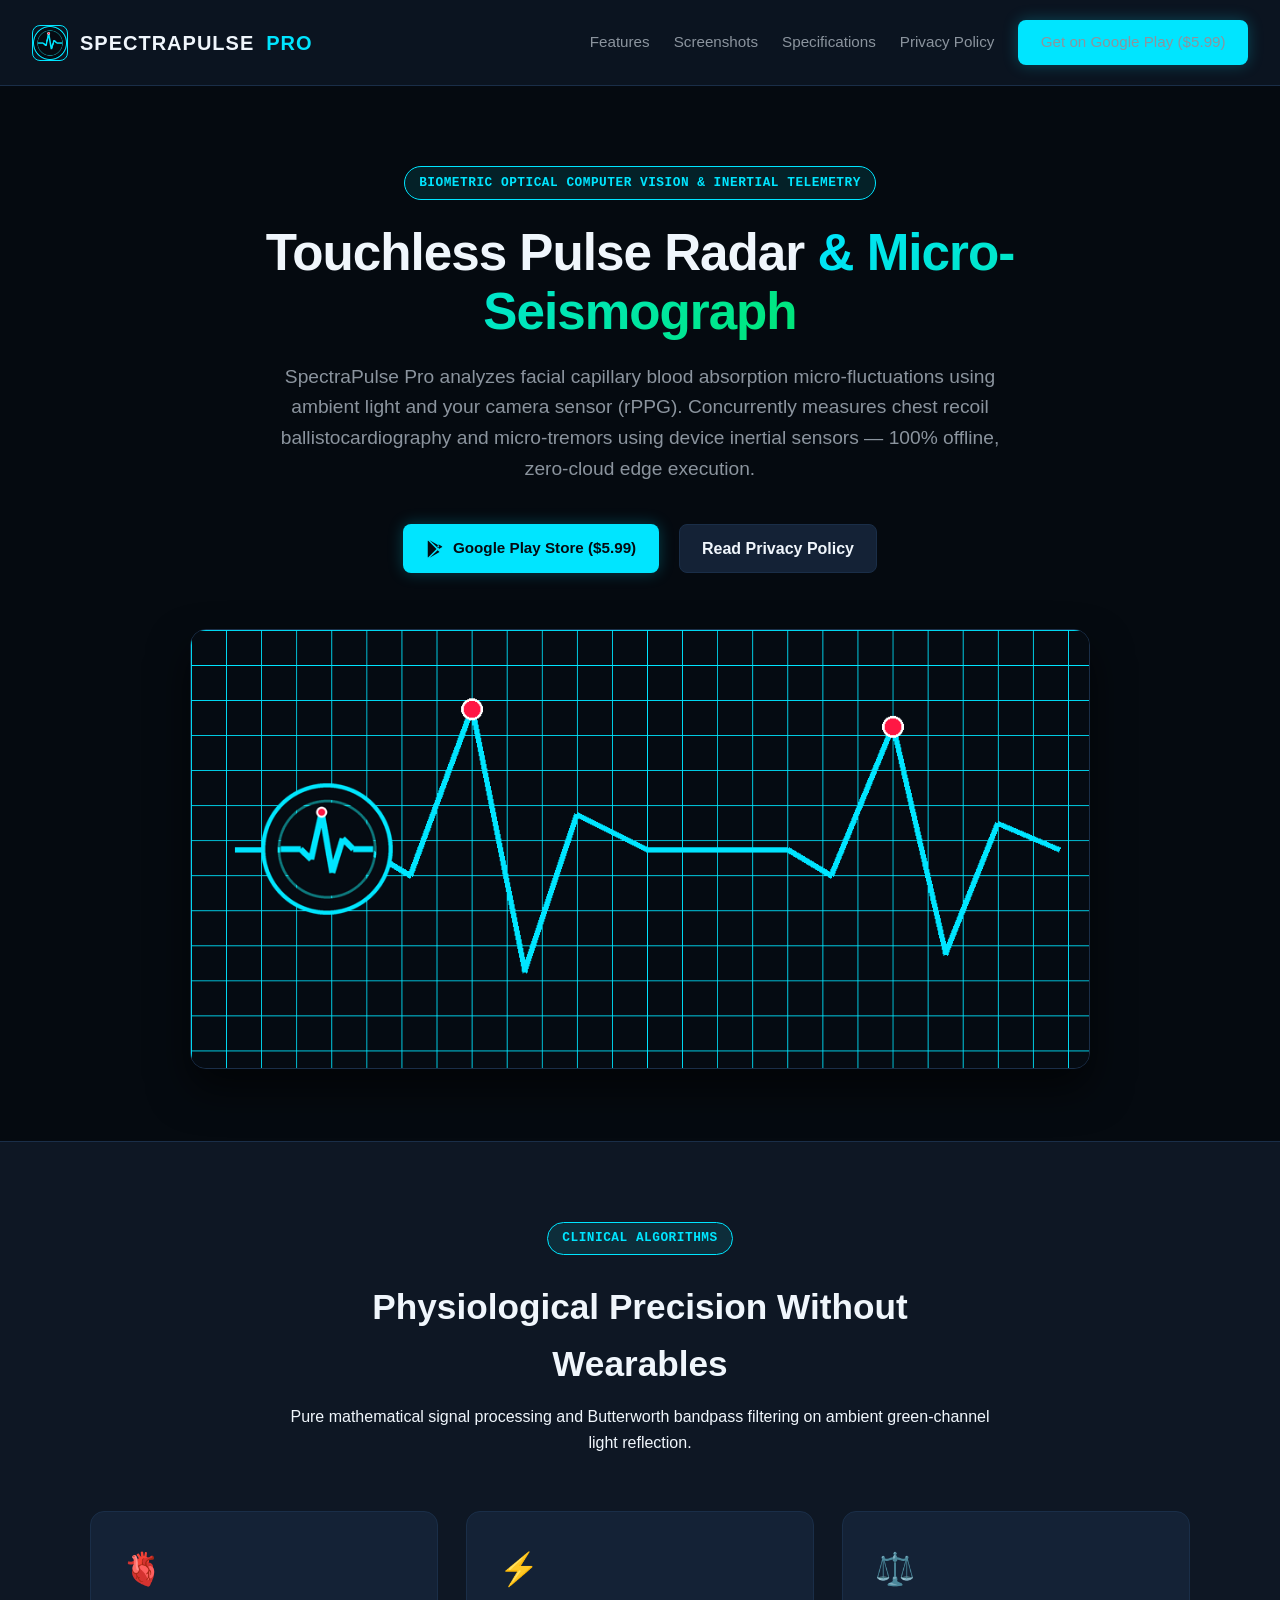
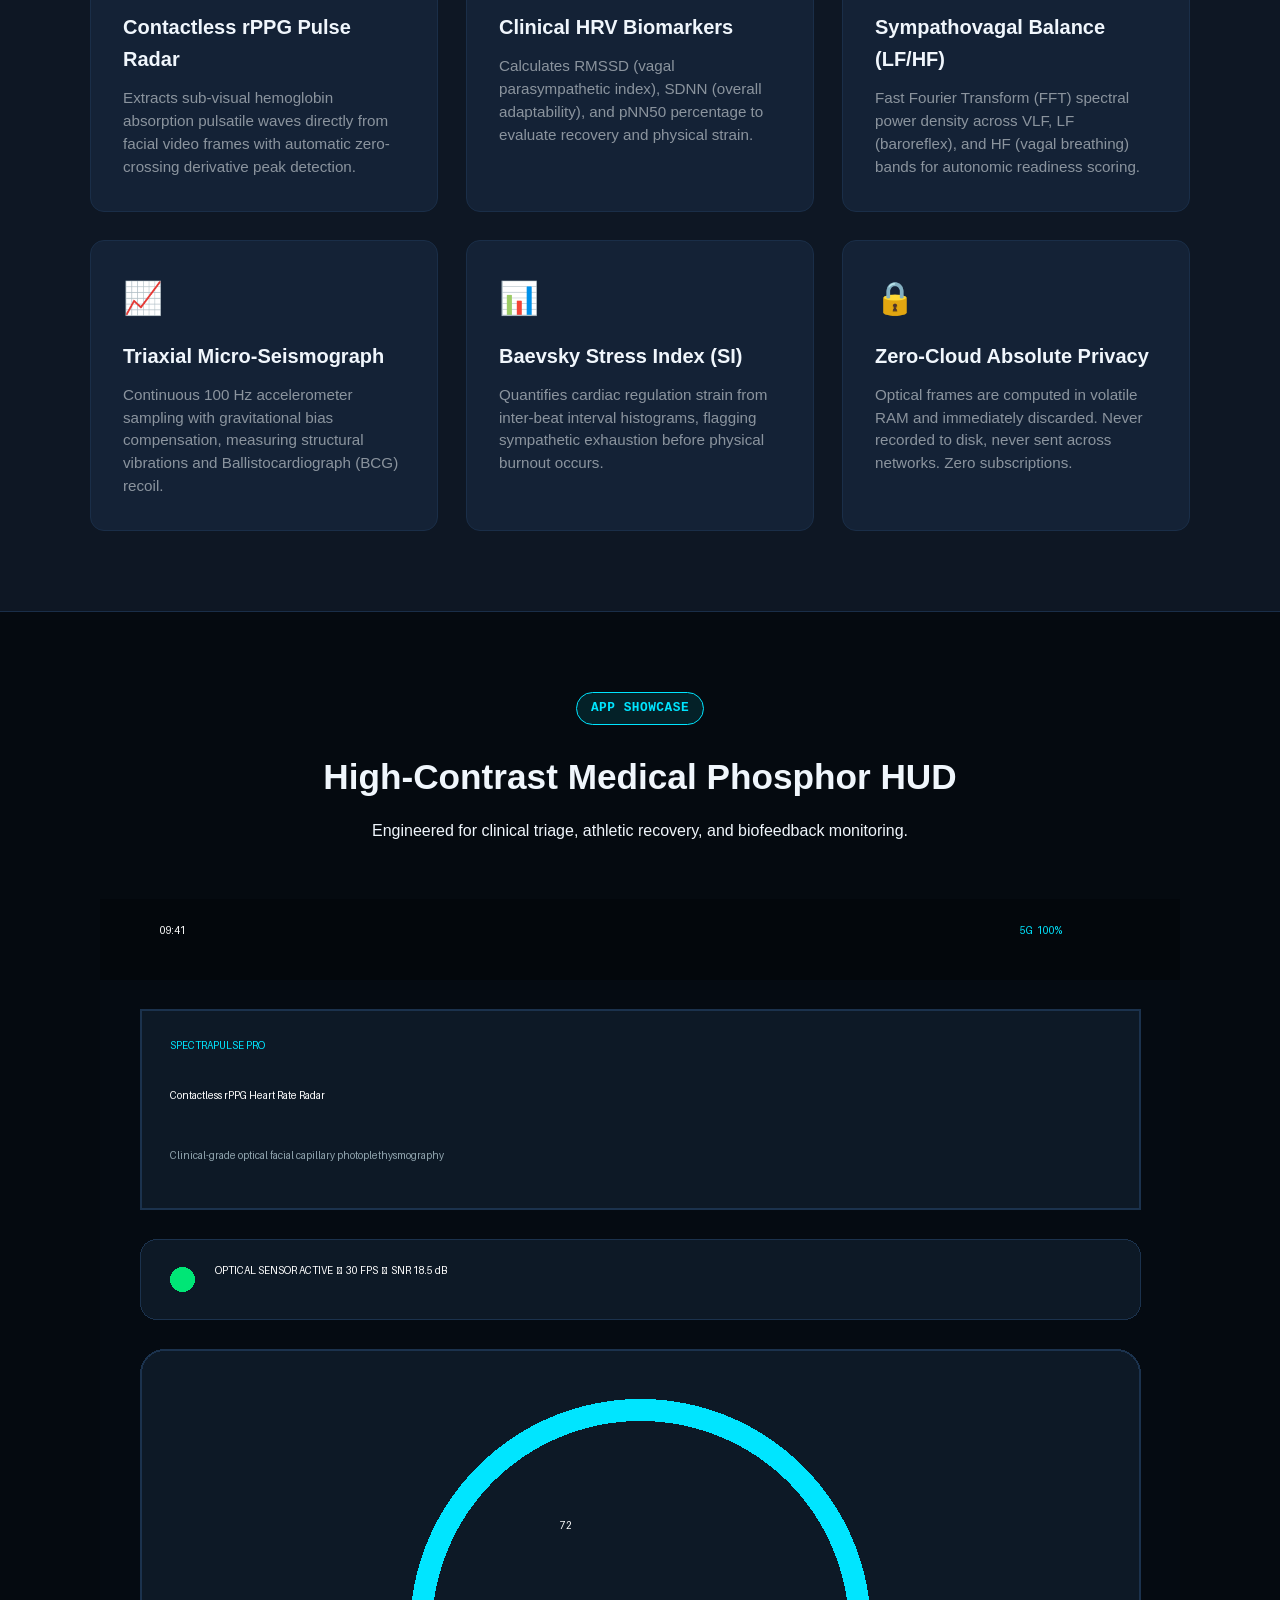
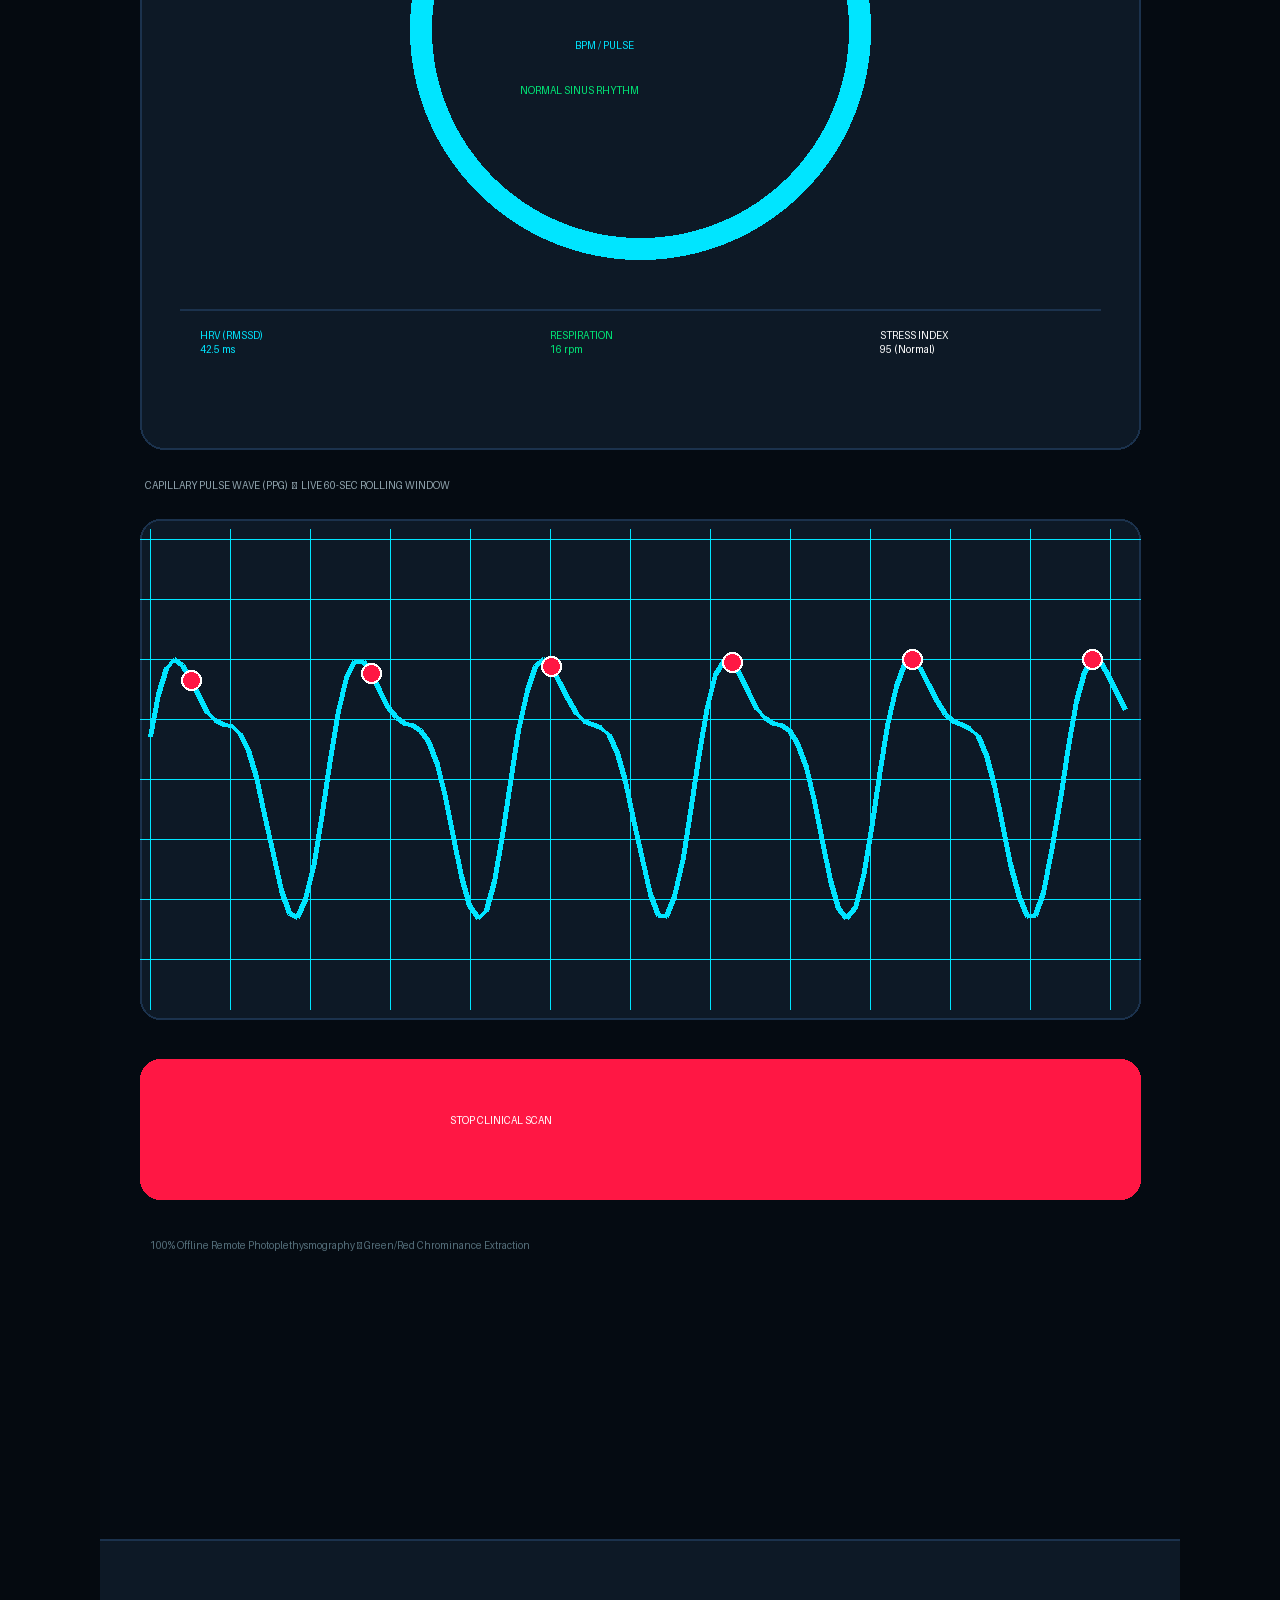
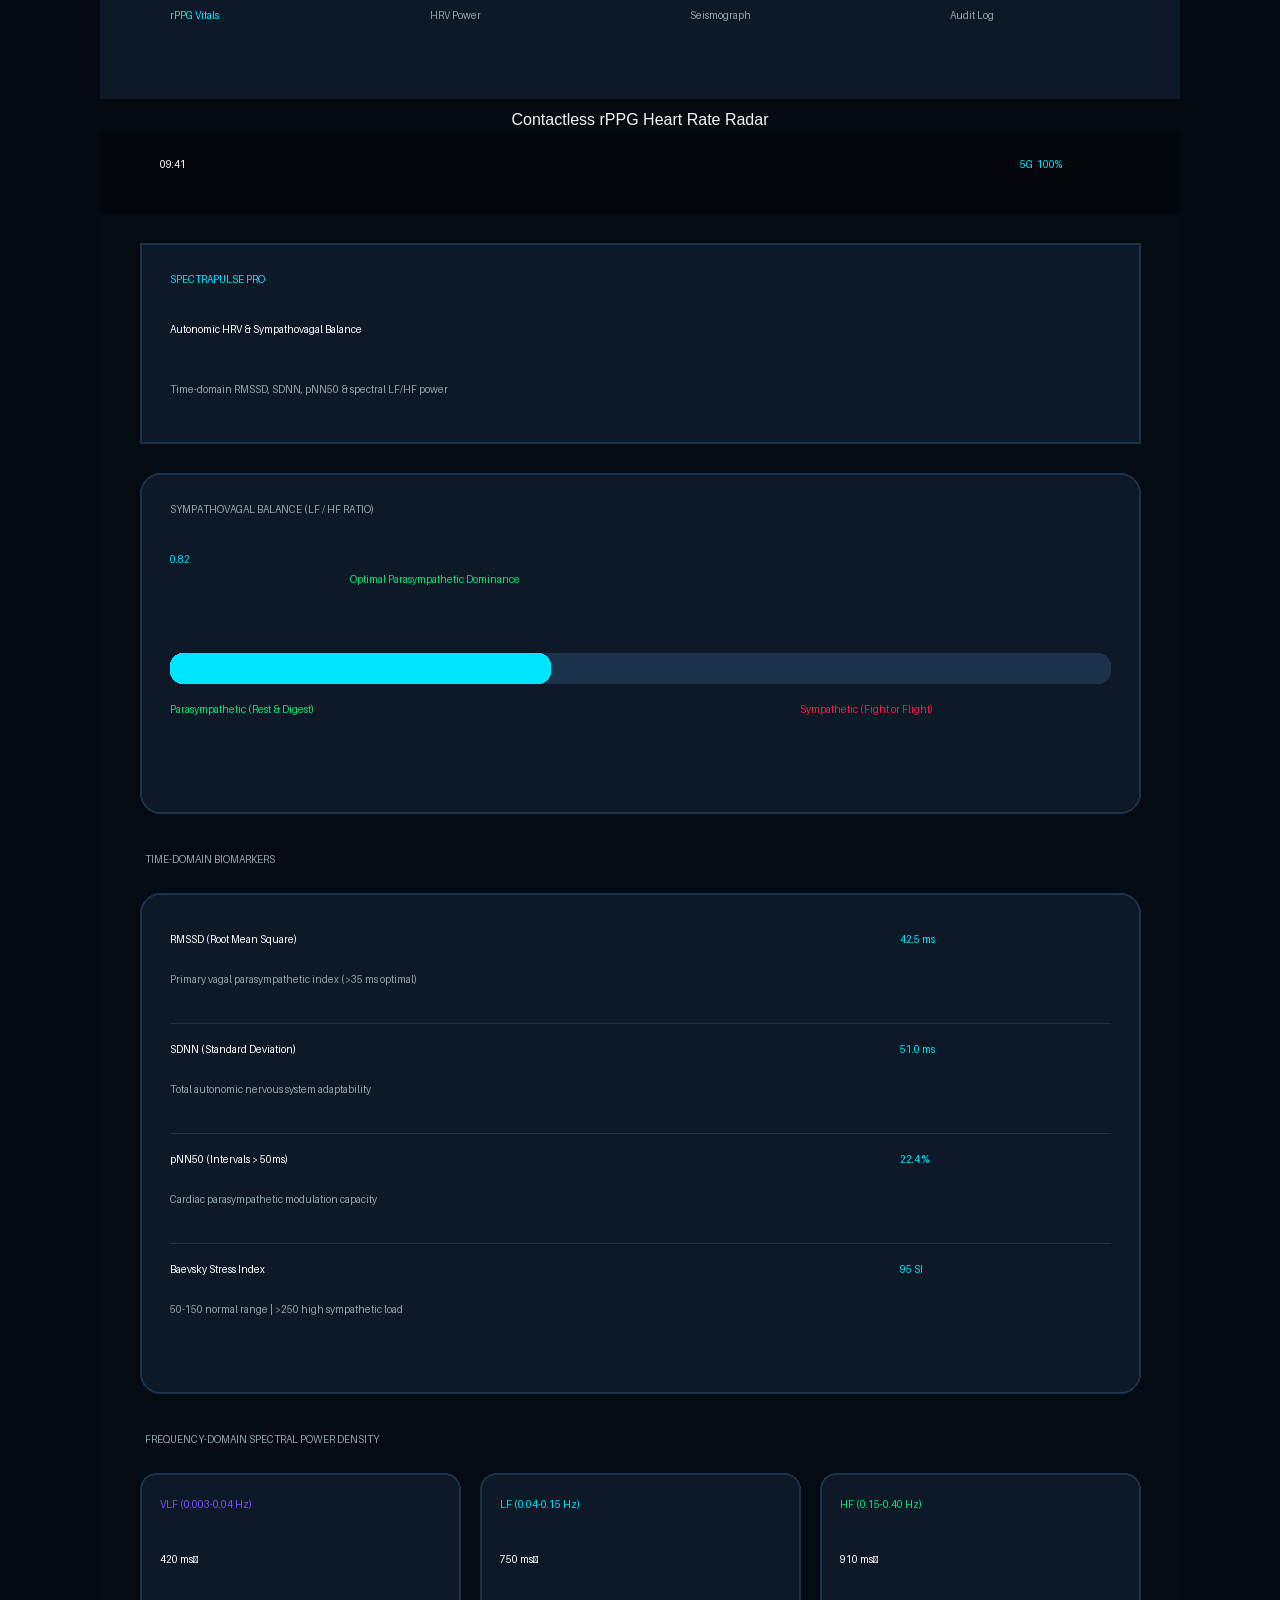
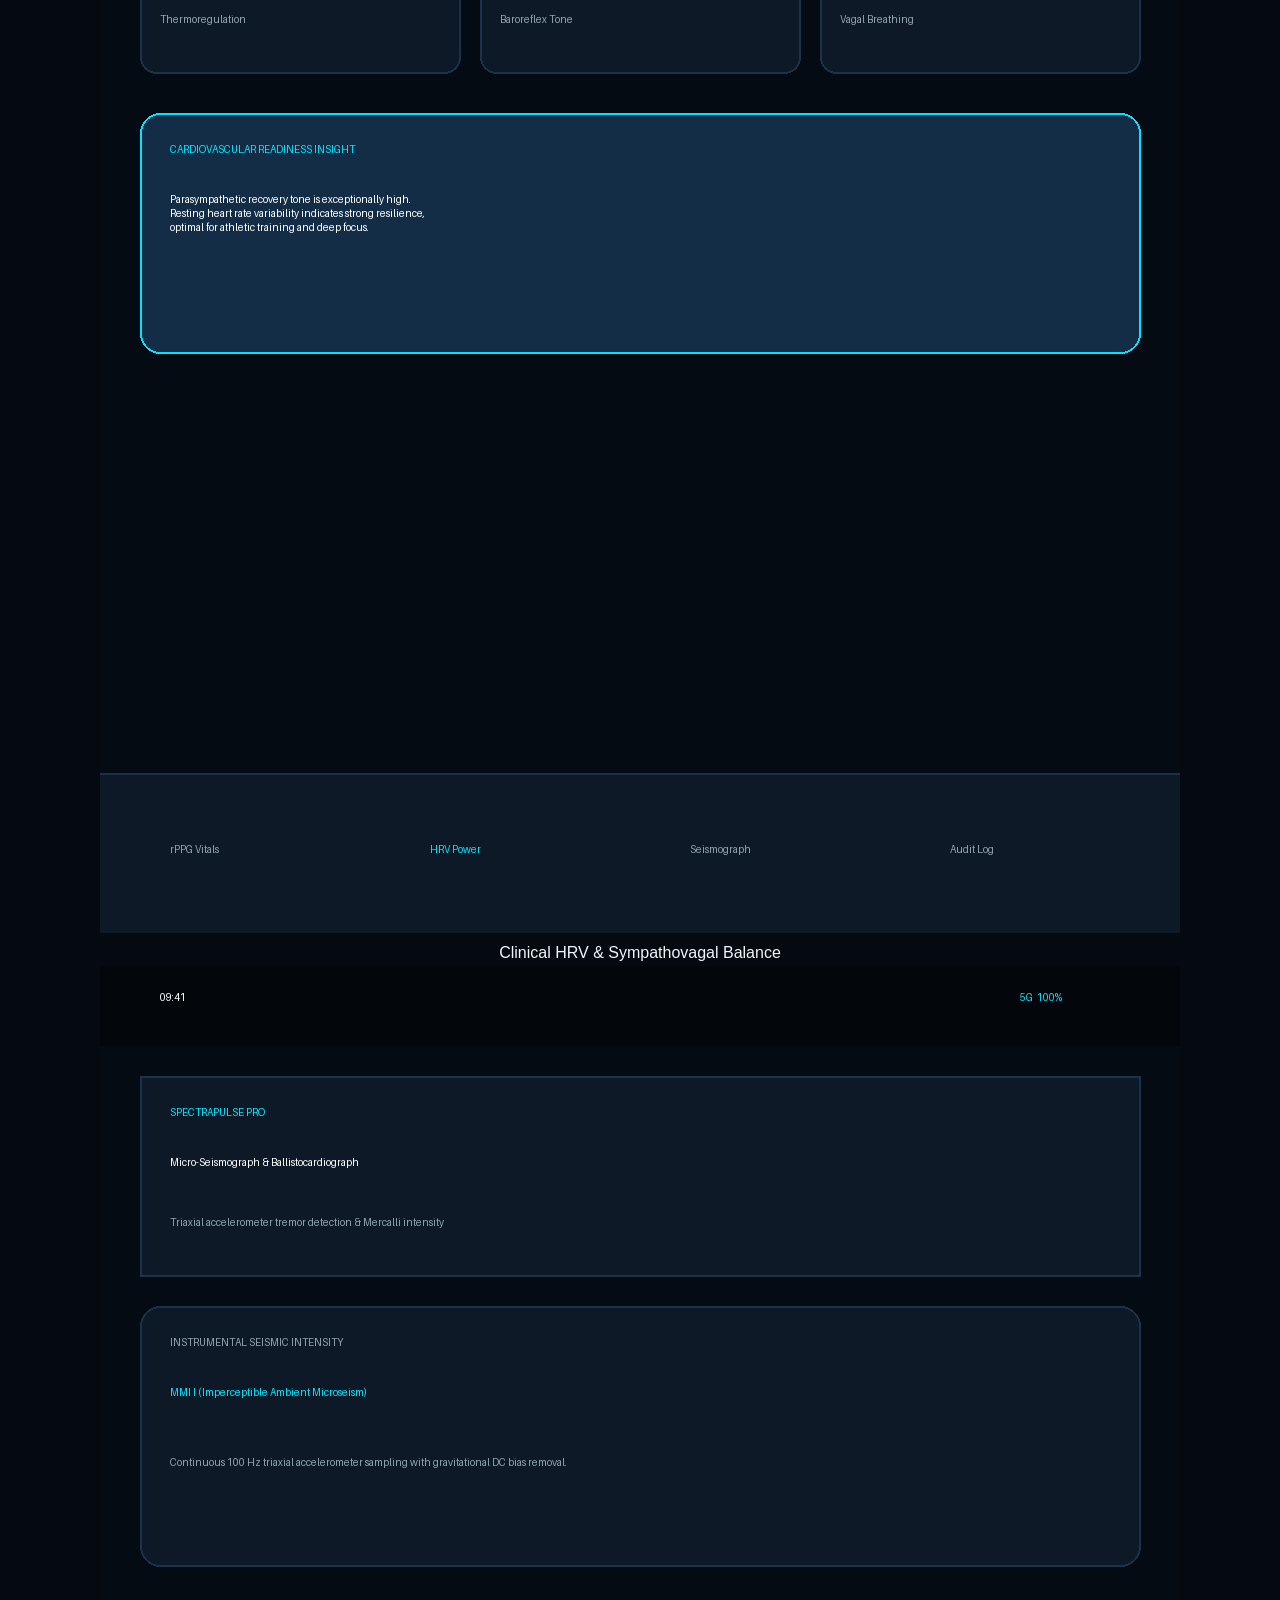
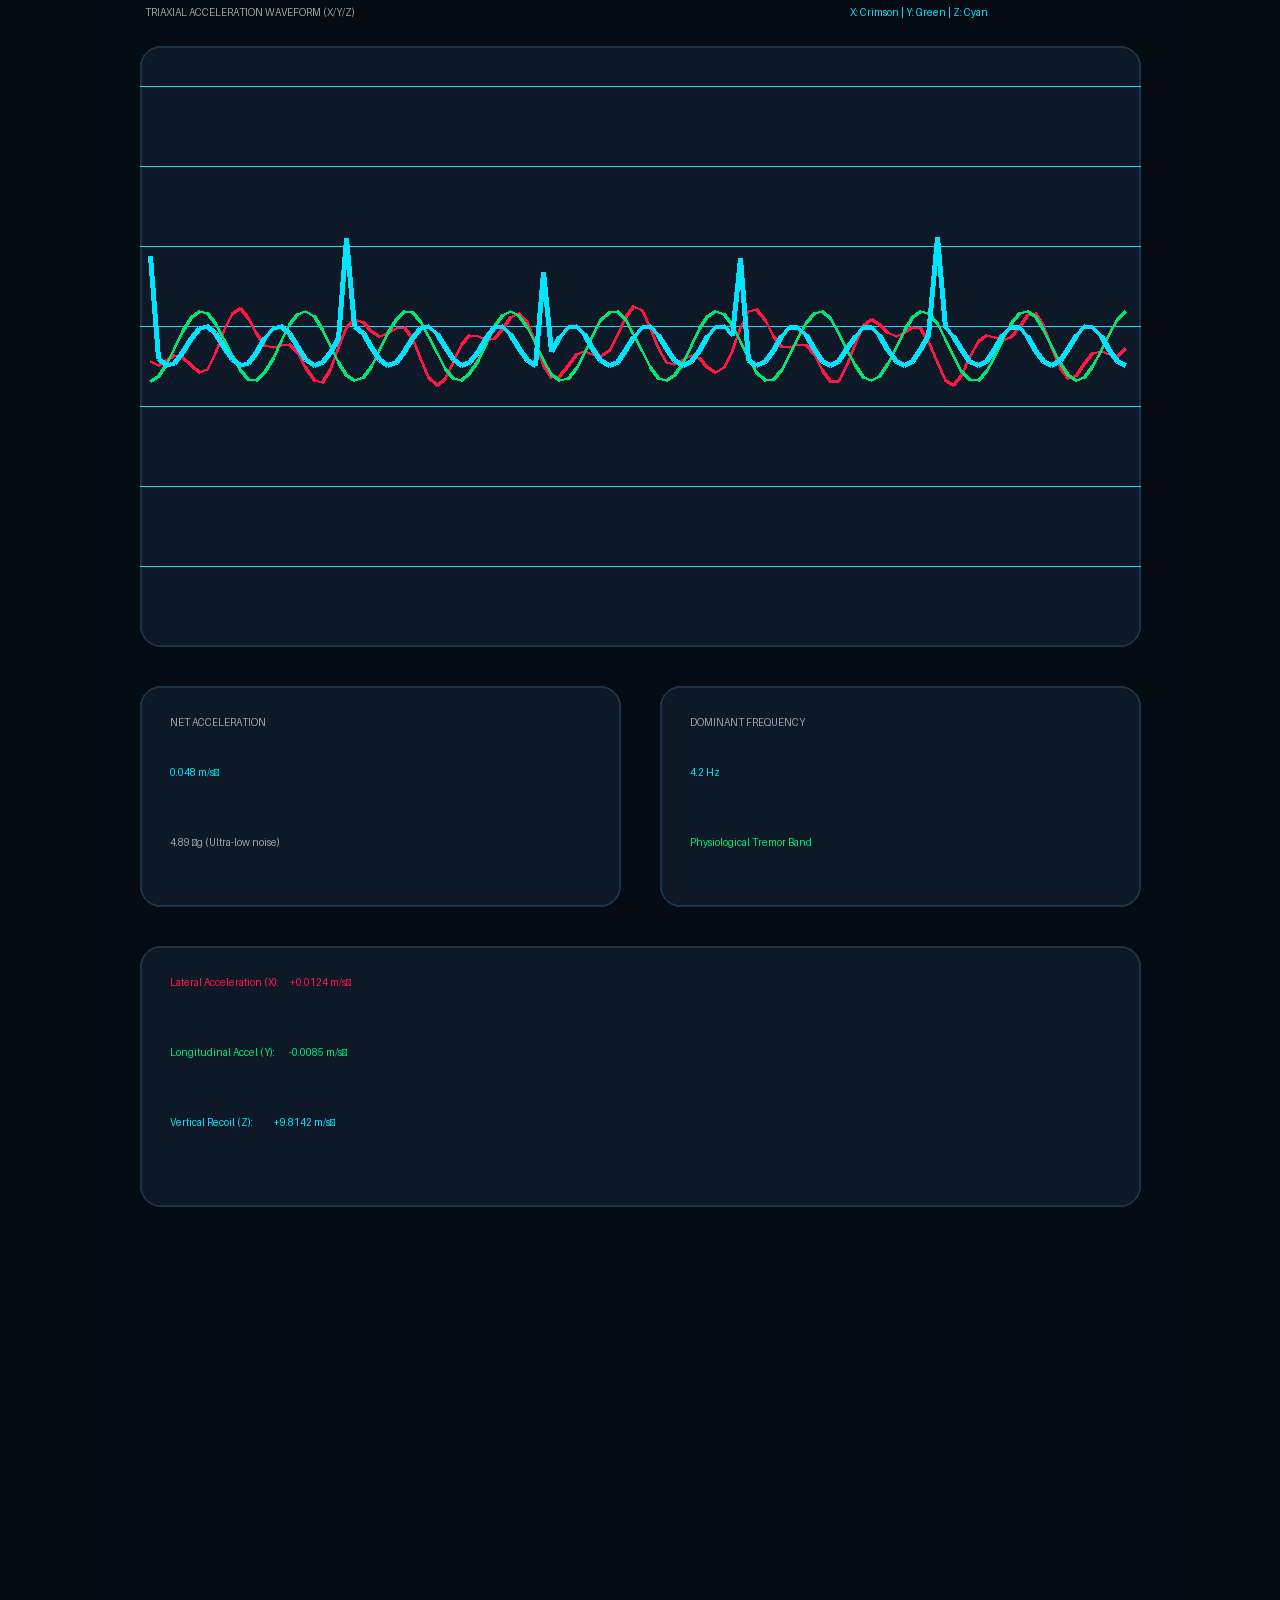
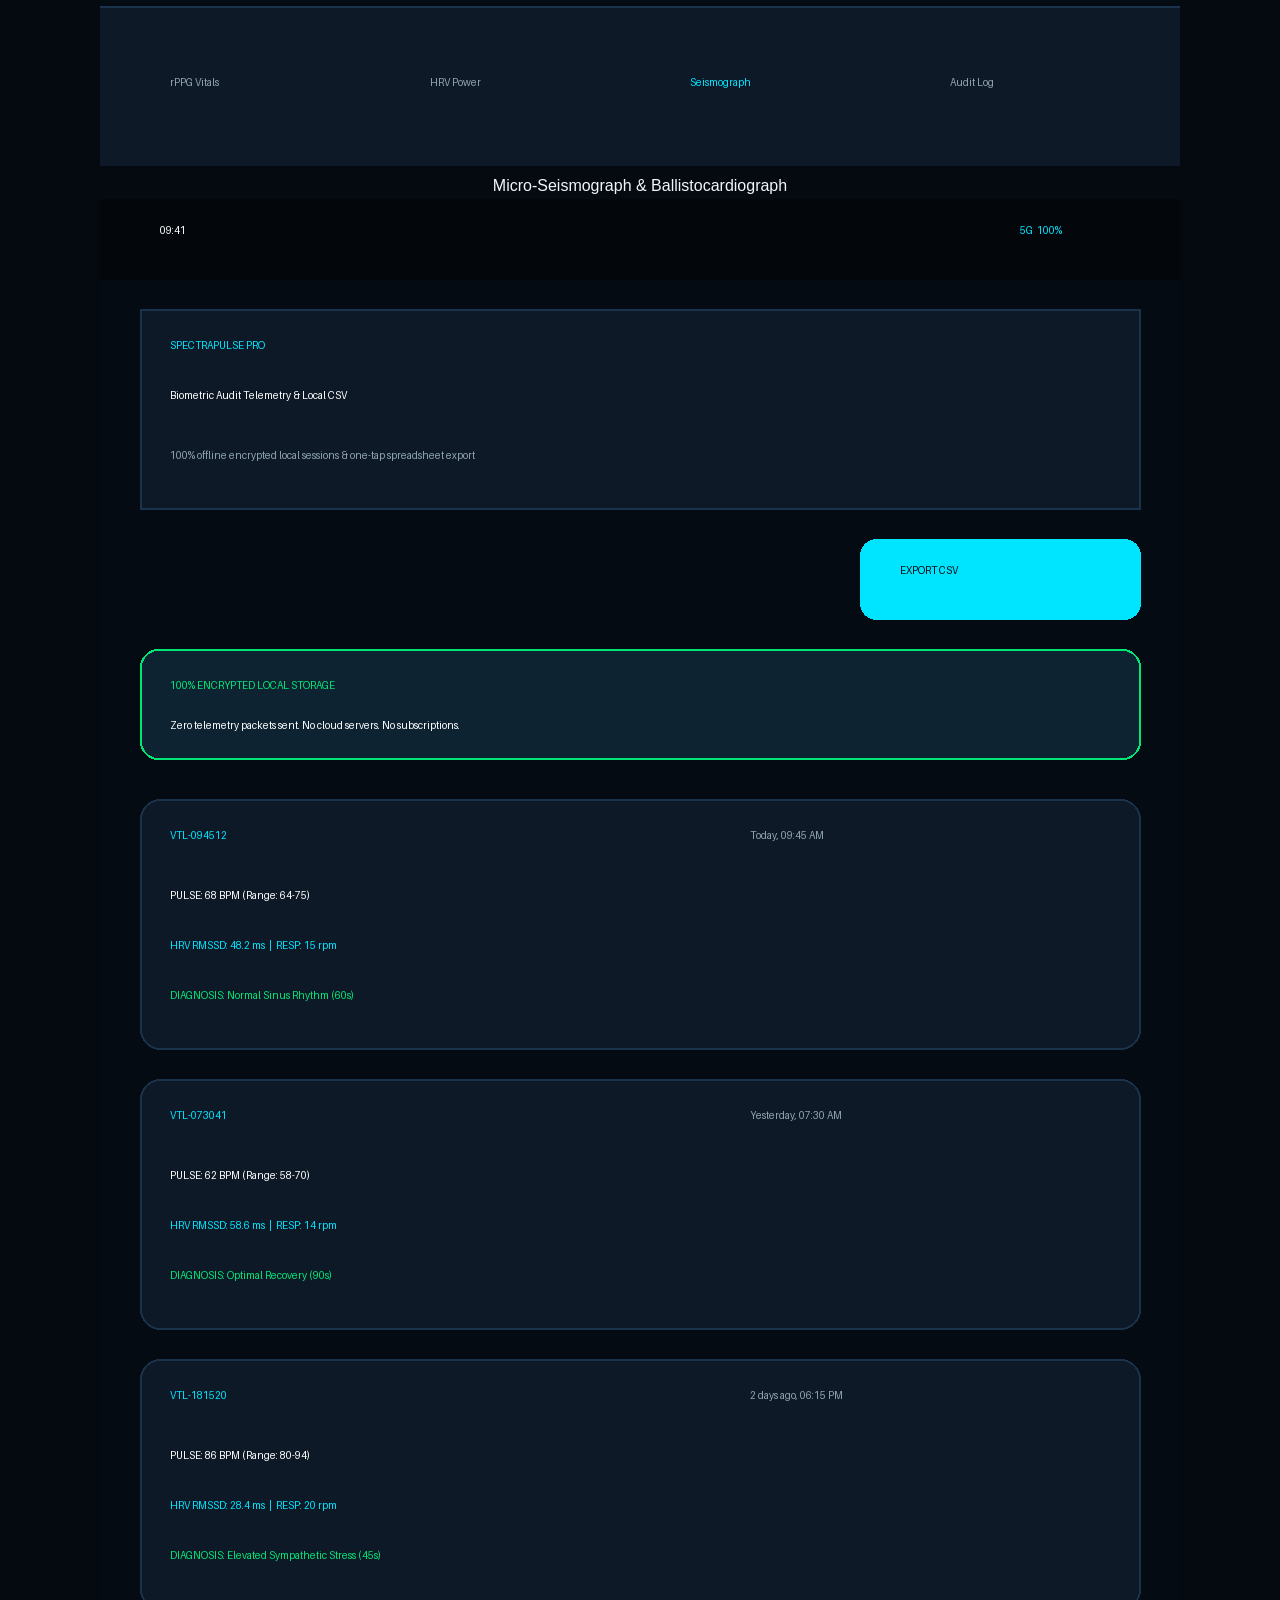
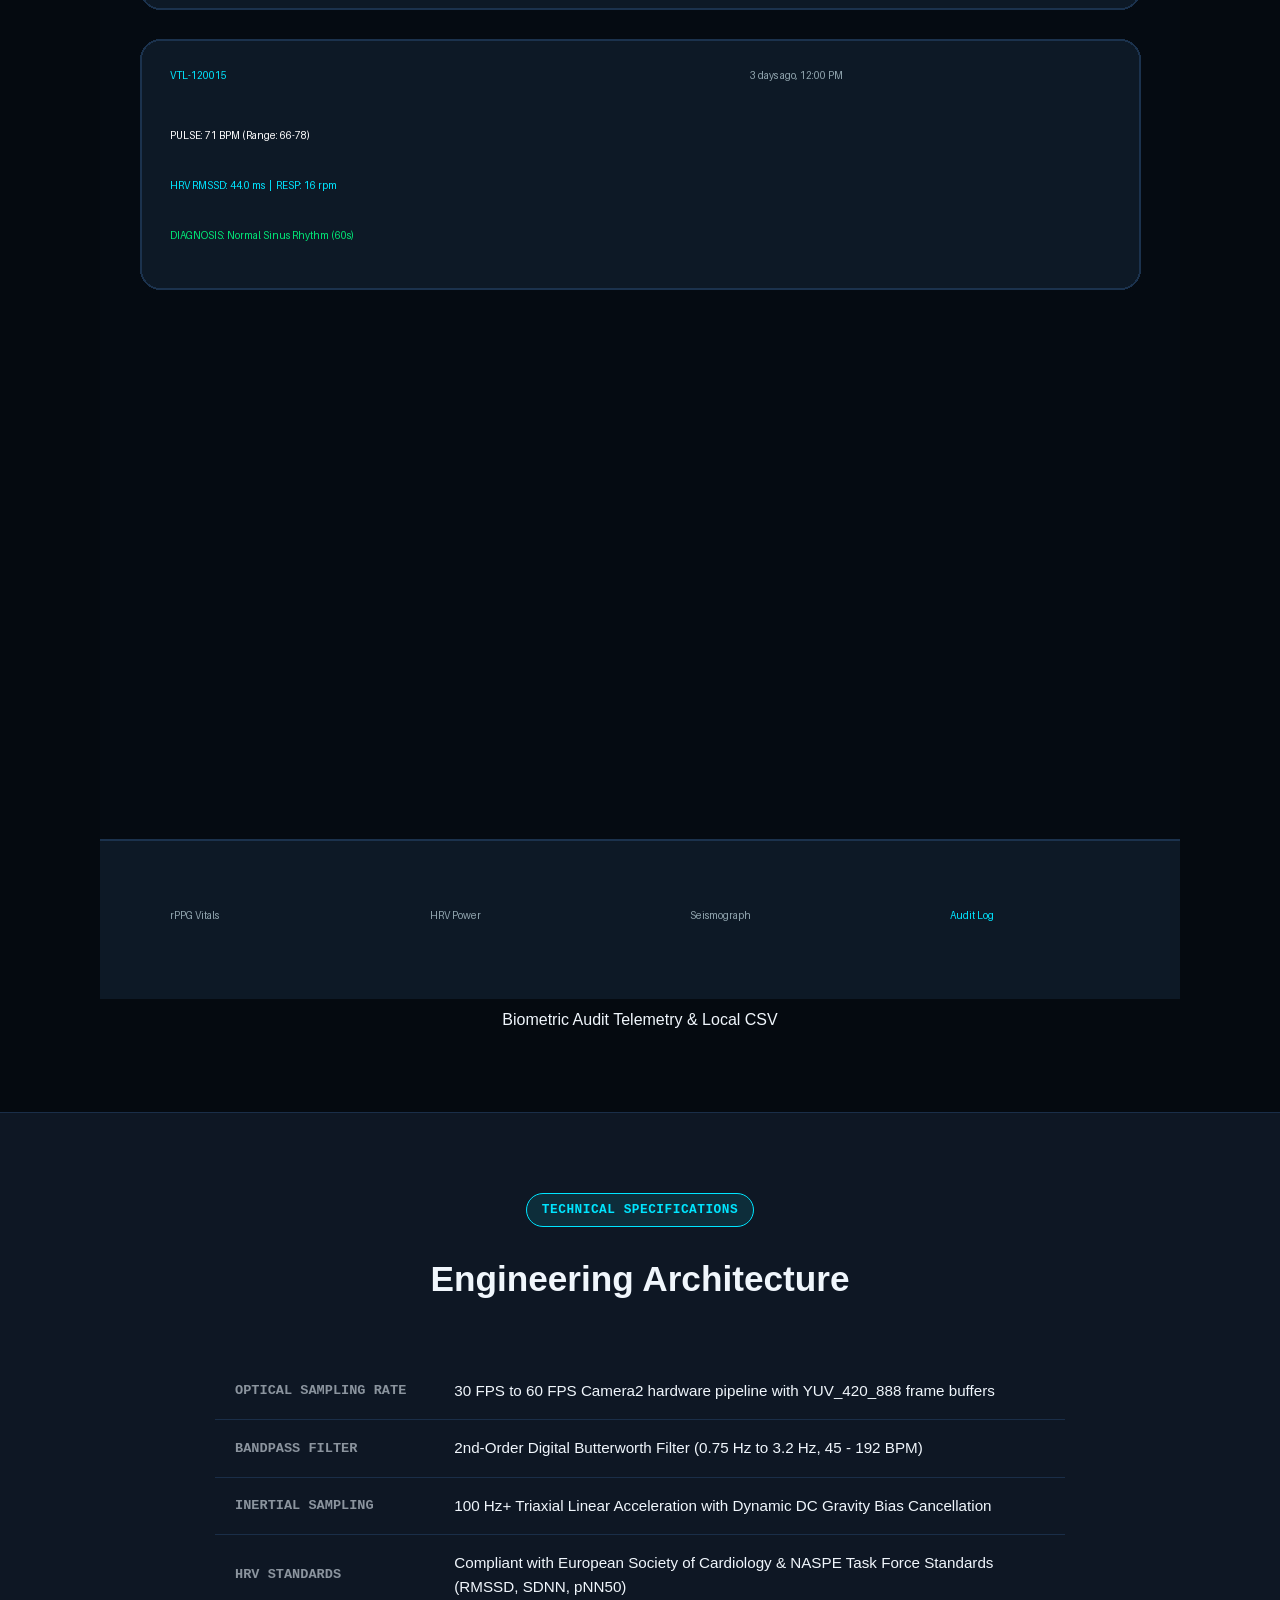
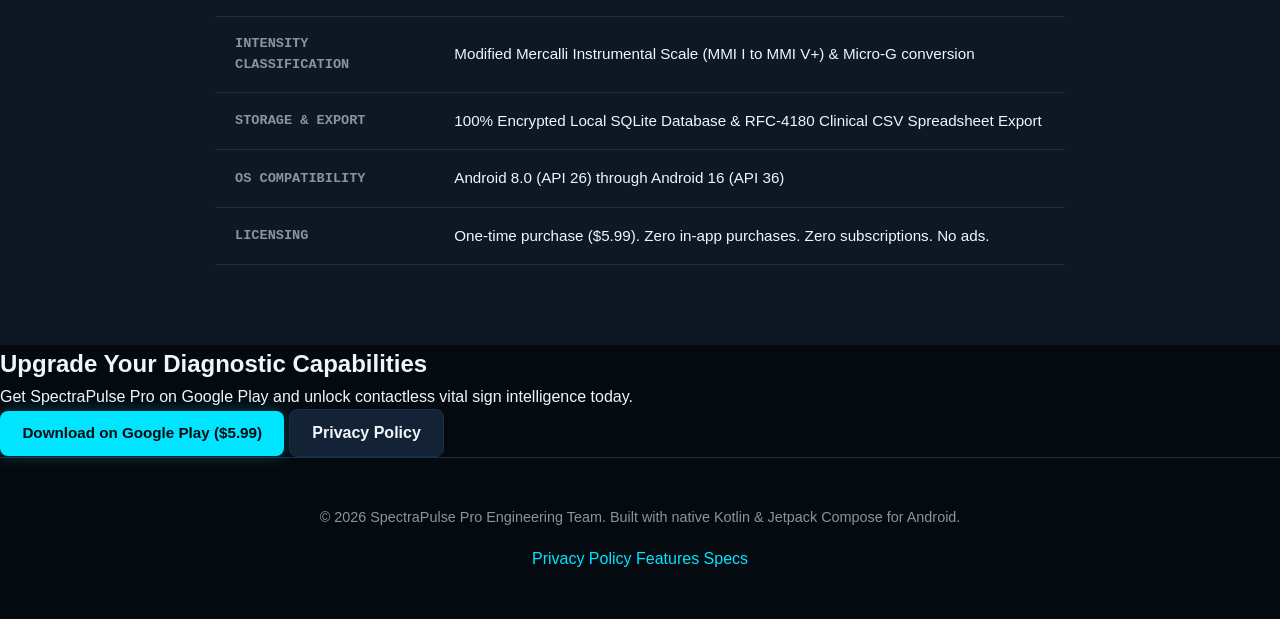
<file: index.html>
<!DOCTYPE html>
<html lang="en">
<head>
  <meta charset="UTF-8">
  <meta name="viewport" content="width=device-width, initial-scale=1.0">
  <title>SpectraPulse Pro — Contactless rPPG Vitals & Micro-Seismograph</title>
  <meta name="description" content="Transform your Android phone into an optical pulse radar, clinical HRV monitor, and triaxial micro-seismograph with zero cloud servers.">
  <link rel="stylesheet" href="style.css">
  <link rel="icon" type="image/png" href="assets/icon_512.png">
</head>
<body>

  <!-- Navigation -->
  <header class="navbar">
    <a href="#" class="nav-brand">
      <img src="assets/icon_512.png" alt="SpectraPulse Pro Icon">
      SPECTRAPULSE <span>PRO</span>
    </a>
    <nav class="nav-links">
      <a href="#features">Features</a>
      <a href="#screenshots">Screenshots</a>
      <a href="#specs">Specifications</a>
      <a href="privacy.html">Privacy Policy</a>
      <a href="#download" class="btn-primary">Get on Google Play ($5.99)</a>
    </nav>
  </header>

  <!-- Hero Section -->
  <main>
    <section class="hero">
      <div class="badge">BIOMETRIC OPTICAL COMPUTER VISION & INERTIAL TELEMETRY</div>
      <h1>Touchless Pulse Radar <span>& Micro-Seismograph</span></h1>
      <p>
        SpectraPulse Pro analyzes facial capillary blood absorption micro-fluctuations using ambient light and your camera sensor (rPPG). Concurrently measures chest recoil ballistocardiography and micro-tremors using device inertial sensors — 100% offline, zero-cloud edge execution.
      </p>
      
      <div class="hero-actions">
        <a href="#download" class="btn-primary">
          <svg width="20" height="20" viewBox="0 0 24 24" fill="currentColor"><path d="M3.609 1.814L13.792 12 3.61 22.186c-.193-.11-.31-.322-.31-.56V2.374c0-.238.117-.45.31-.56zM15.207 13.414l2.193 2.193-11.83 6.786 9.637-8.979zm0-2.828L5.57 1.607l11.83 6.786-2.193 2.193zm1.414 1.414l3.535-2.028c.677-.388.677-1.026 0-1.414l-3.535-2.028-2.121 2.121 2.121 2.121v.228z"/></svg>
          Google Play Store ($5.99)
        </a>
        <a href="privacy.html" class="btn-secondary">Read Privacy Policy</a>
      </div>

      <img src="assets/feature_graphic.png" alt="SpectraPulse Pro Feature Graphic" class="hero-banner">
    </section>

    <!-- Key Features -->
    <section id="features" class="features-section">
      <div class="section-header">
        <div class="badge">CLINICAL ALGORITHMS</div>
        <h2>Physiological Precision Without Wearables</h2>
        <p>Pure mathematical signal processing and Butterworth bandpass filtering on ambient green-channel light reflection.</p>
      </div>

      <div class="grid">
        <div class="card">
          <div class="card-icon">🫀</div>
          <h3>Contactless rPPG Pulse Radar</h3>
          <p>Extracts sub-visual hemoglobin absorption pulsatile waves directly from facial video frames with automatic zero-crossing derivative peak detection.</p>
        </div>

        <div class="card">
          <div class="card-icon">⚡</div>
          <h3>Clinical HRV Biomarkers</h3>
          <p>Calculates RMSSD (vagal parasympathetic index), SDNN (overall adaptability), and pNN50 percentage to evaluate recovery and physical strain.</p>
        </div>

        <div class="card">
          <div class="card-icon">⚖️</div>
          <h3>Sympathovagal Balance (LF/HF)</h3>
          <p>Fast Fourier Transform (FFT) spectral power density across VLF, LF (baroreflex), and HF (vagal breathing) bands for autonomic readiness scoring.</p>
        </div>

        <div class="card">
          <div class="card-icon">📈</div>
          <h3>Triaxial Micro-Seismograph</h3>
          <p>Continuous 100 Hz accelerometer sampling with gravitational bias compensation, measuring structural vibrations and Ballistocardiograph (BCG) recoil.</p>
        </div>

        <div class="card">
          <div class="card-icon">📊</div>
          <h3>Baevsky Stress Index (SI)</h3>
          <p>Quantifies cardiac regulation strain from inter-beat interval histograms, flagging sympathetic exhaustion before physical burnout occurs.</p>
        </div>

        <div class="card">
          <div class="card-icon">🔒</div>
          <h3>Zero-Cloud Absolute Privacy</h3>
          <p>Optical frames are computed in volatile RAM and immediately discarded. Never recorded to disk, never sent across networks. Zero subscriptions.</p>
        </div>
      </div>
    </section>

    <!-- Screenshots Showcase -->
    <section id="screenshots" class="screenshots-section">
      <div class="section-header">
        <div class="badge">APP SHOWCASE</div>
        <h2>High-Contrast Medical Phosphor HUD</h2>
        <p>Engineered for clinical triage, athletic recovery, and biofeedback monitoring.</p>
      </div>

      <div class="screenshot-grid">
        <div class="screenshot-card">
          <img src="assets/01_Contactless_rPPG_Heart_Rate_Radar.png" alt="Contactless rPPG Heart Rate Radar">
          <div class="caption">Contactless rPPG Heart Rate Radar</div>
        </div>
        <div class="screenshot-card">
          <img src="assets/02_Clinical_HRV_Stress_Analytics.png" alt="Clinical HRV & Sympathovagal Balance">
          <div class="caption">Clinical HRV & Sympathovagal Balance</div>
        </div>
        <div class="screenshot-card">
          <img src="assets/03_Micro_Seismograph_Tremor_Detector.png" alt="Micro-Seismograph & Ballistocardiograph">
          <div class="caption">Micro-Seismograph & Ballistocardiograph</div>
        </div>
        <div class="screenshot-card">
          <img src="assets/04_Biometric_Telemetry_Audit_Export.png" alt="Biometric Audit Telemetry & Local CSV">
          <div class="caption">Biometric Audit Telemetry & Local CSV</div>
        </div>
      </div>
    </section>

    <!-- Technical Specs -->
    <section id="specs" class="specs-section">
      <div class="section-header">
        <div class="badge">TECHNICAL SPECIFICATIONS</div>
        <h2>Engineering Architecture</h2>
      </div>

      <table class="specs-table">
        <tr>
          <th>Optical Sampling Rate</th>
          <td>30 FPS to 60 FPS Camera2 hardware pipeline with YUV_420_888 frame buffers</td>
        </tr>
        <tr>
          <th>Bandpass Filter</th>
          <td>2nd-Order Digital Butterworth Filter (0.75 Hz to 3.2 Hz, 45 - 192 BPM)</td>
        </tr>
        <tr>
          <th>Inertial Sampling</th>
          <td>100 Hz+ Triaxial Linear Acceleration with Dynamic DC Gravity Bias Cancellation</td>
        </tr>
        <tr>
          <th>HRV Standards</th>
          <td>Compliant with European Society of Cardiology & NASPE Task Force Standards (RMSSD, SDNN, pNN50)</td>
        </tr>
        <tr>
          <th>Intensity Classification</th>
          <td>Modified Mercalli Instrumental Scale (MMI I to MMI V+) & Micro-G conversion</td>
        </tr>
        <tr>
          <th>Storage & Export</th>
          <td>100% Encrypted Local SQLite Database & RFC-4180 Clinical CSV Spreadsheet Export</td>
        </tr>
        <tr>
          <th>OS Compatibility</th>
          <td>Android 8.0 (API 26) through Android 16 (API 36)</td>
        </tr>
        <tr>
          <th>Licensing</th>
          <td>One-time purchase ($5.99). Zero in-app purchases. Zero subscriptions. No ads.</td>
        </tr>
      </table>
    </section>

    <!-- Download CTA -->
    <section id="download" class="download-section">
      <div class="cta-box">
        <h2>Upgrade Your Diagnostic Capabilities</h2>
        <p>Get SpectraPulse Pro on Google Play and unlock contactless vital sign intelligence today.</p>
        <div class="cta-buttons">
          <a href="#" class="btn-primary">
            Download on Google Play ($5.99)
          </a>
          <a href="privacy.html" class="btn-secondary">
            Privacy Policy
          </a>
        </div>
      </div>
    </section>
  </main>

  <!-- Footer -->
  <footer class="footer">
    <p>&copy; 2026 SpectraPulse Pro Engineering Team. Built with native Kotlin & Jetpack Compose for Android.</p>
    <div class="footer-links">
      <a href="privacy.html">Privacy Policy</a>
      <a href="#features">Features</a>
      <a href="#specs">Specs</a>
    </div>
  </footer>

</body>
</html>
</file>
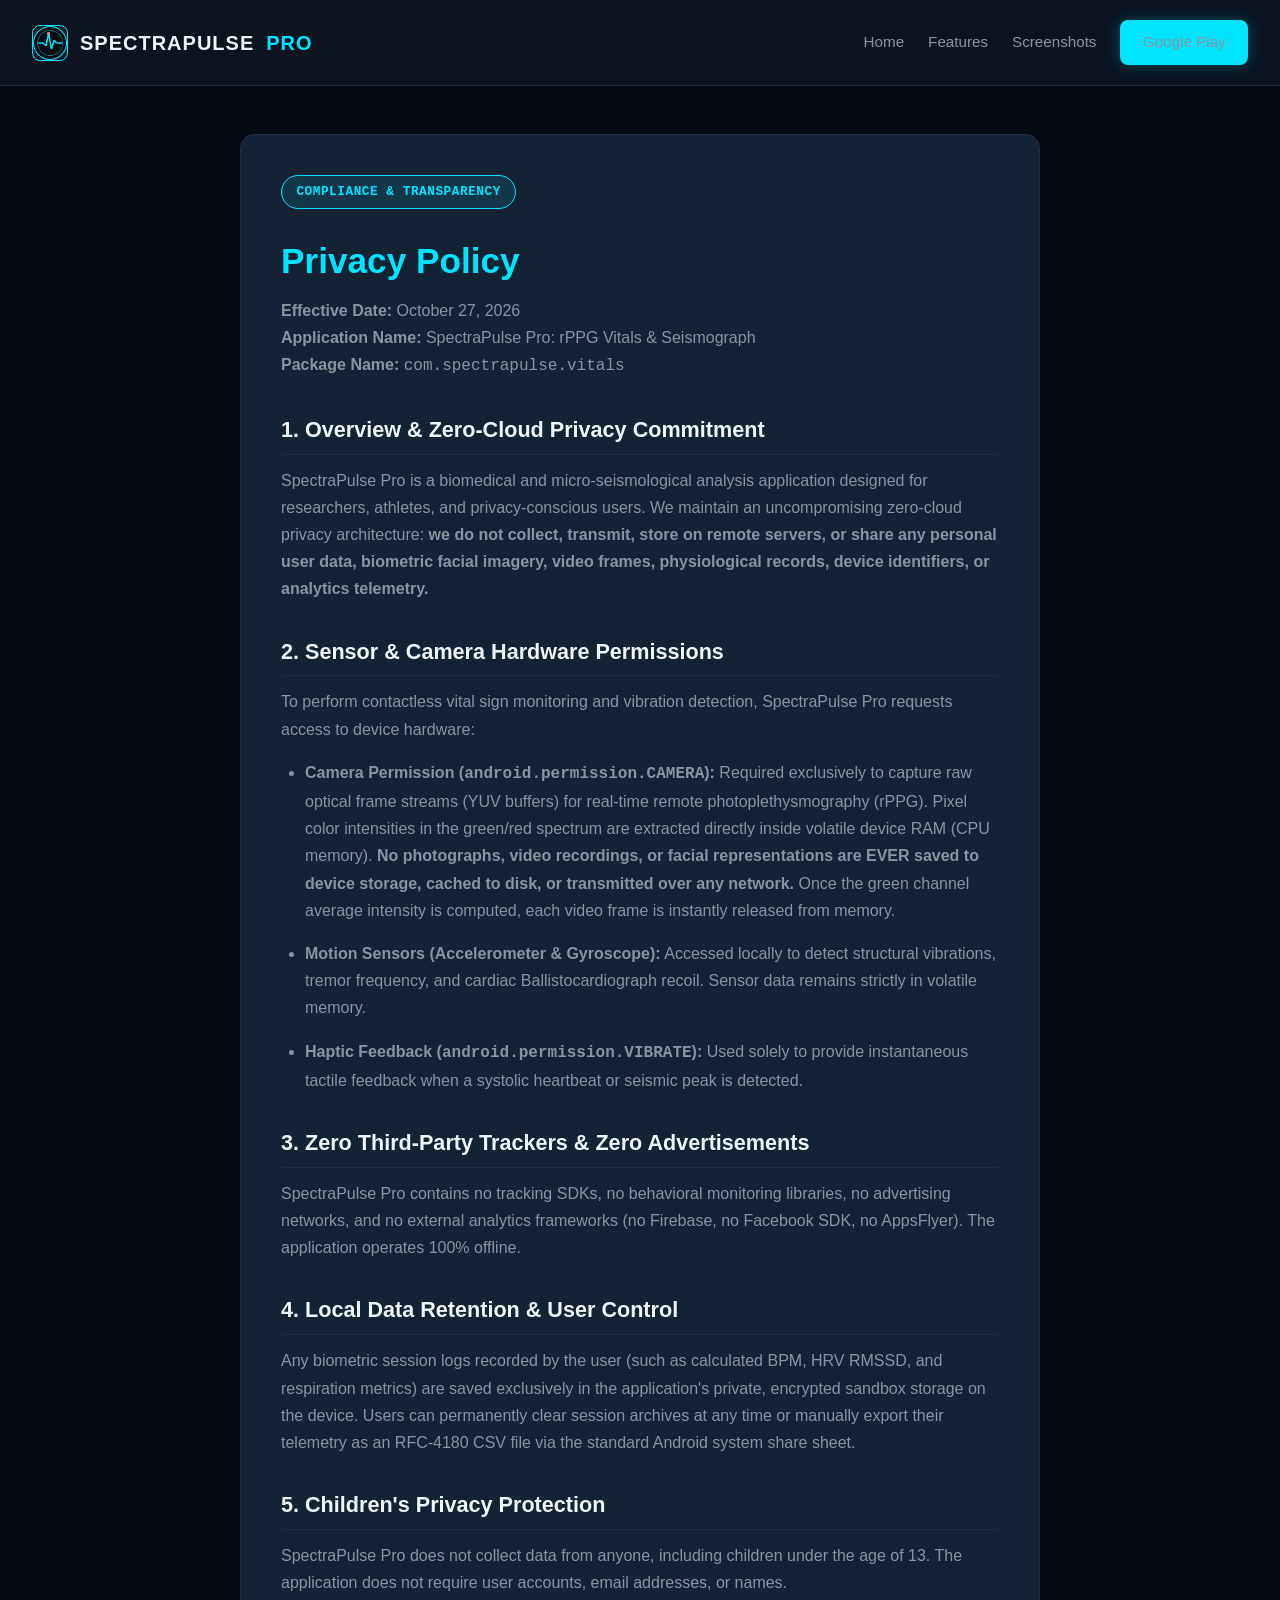
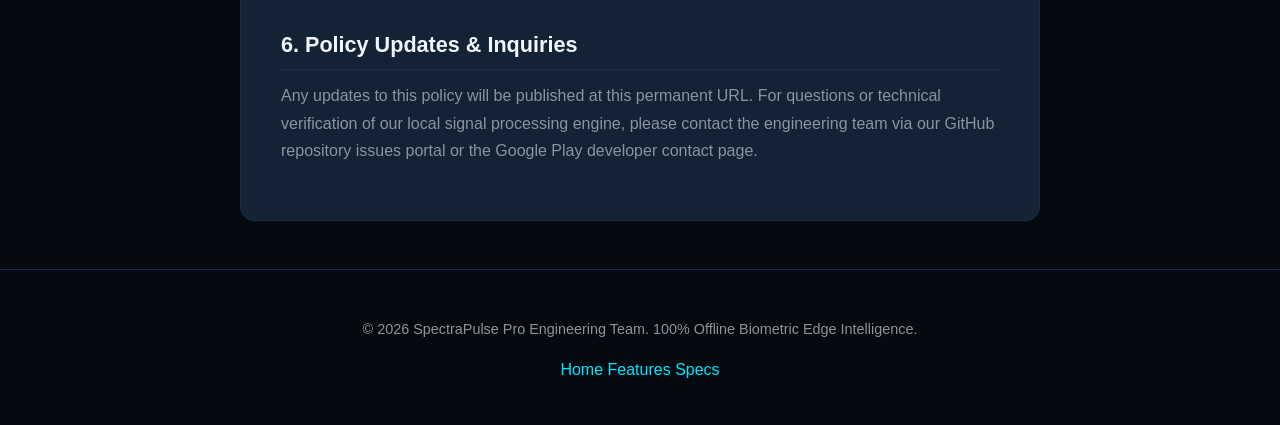
<file: privacy.html>
<!DOCTYPE html>
<html lang="en">
<head>
  <meta charset="UTF-8">
  <meta name="viewport" content="width=device-width, initial-scale=1.0">
  <title>Privacy Policy - SpectraPulse Pro</title>
  <meta name="description" content="Official Privacy Policy for SpectraPulse Pro Android application.">
  <link rel="stylesheet" href="style.css">
  <link rel="icon" type="image/png" href="assets/icon_512.png">
  <style>
    .privacy-content {
      max-width: 800px;
      margin: 3rem auto;
      padding: 2.5rem;
      background: var(--surface-card);
      border: 1px solid var(--border-color);
      border-radius: 14px;
    }
    .privacy-content h1 {
      font-size: 2.2rem;
      color: var(--primary);
      margin-bottom: 0.5rem;
    }
    .privacy-content h2 {
      font-size: 1.35rem;
      margin-top: 2rem;
      margin-bottom: 0.75rem;
      border-bottom: 1px solid var(--border-color);
      padding-bottom: 0.4rem;
      color: var(--text-main);
    }
    .privacy-content p, .privacy-content li {
      color: var(--text-muted);
      font-size: 1rem;
      line-height: 1.7;
      margin-bottom: 1rem;
    }
    .privacy-content ul {
      padding-left: 1.5rem;
      margin-bottom: 1.5rem;
    }
  </style>
</head>
<body>

  <!-- Navigation -->
  <header class="navbar">
    <a href="index.html" class="nav-brand">
      <img src="assets/icon_512.png" alt="SpectraPulse Pro Icon">
      SPECTRAPULSE <span>PRO</span>
    </a>
    <nav class="nav-links">
      <a href="index.html">Home</a>
      <a href="index.html#features">Features</a>
      <a href="index.html#screenshots">Screenshots</a>
      <a href="index.html#download" class="btn-primary">Google Play</a>
    </nav>
  </header>

  <main class="privacy-content">
    <div class="badge">COMPLIANCE & TRANSPARENCY</div>
    <h1>Privacy Policy</h1>
    <p><strong>Effective Date:</strong> October 27, 2026<br>
    <strong>Application Name:</strong> SpectraPulse Pro: rPPG Vitals & Seismograph<br>
    <strong>Package Name:</strong> <code>com.spectrapulse.vitals</code></p>

    <h2>1. Overview & Zero-Cloud Privacy Commitment</h2>
    <p>
      SpectraPulse Pro is a biomedical and micro-seismological analysis application designed for researchers, athletes, and privacy-conscious users. We maintain an uncompromising zero-cloud privacy architecture: <strong>we do not collect, transmit, store on remote servers, or share any personal user data, biometric facial imagery, video frames, physiological records, device identifiers, or analytics telemetry.</strong>
    </p>

    <h2>2. Sensor & Camera Hardware Permissions</h2>
    <p>To perform contactless vital sign monitoring and vibration detection, SpectraPulse Pro requests access to device hardware:</p>
    <ul>
      <li>
        <strong>Camera Permission (<code>android.permission.CAMERA</code>):</strong>
        Required exclusively to capture raw optical frame streams (YUV buffers) for real-time remote photoplethysmography (rPPG). Pixel color intensities in the green/red spectrum are extracted directly inside volatile device RAM (CPU memory). <strong>No photographs, video recordings, or facial representations are EVER saved to device storage, cached to disk, or transmitted over any network.</strong> Once the green channel average intensity is computed, each video frame is instantly released from memory.
      </li>
      <li>
        <strong>Motion Sensors (Accelerometer & Gyroscope):</strong>
        Accessed locally to detect structural vibrations, tremor frequency, and cardiac Ballistocardiograph recoil. Sensor data remains strictly in volatile memory.
      </li>
      <li>
        <strong>Haptic Feedback (<code>android.permission.VIBRATE</code>):</strong>
        Used solely to provide instantaneous tactile feedback when a systolic heartbeat or seismic peak is detected.
      </li>
    </ul>

    <h2>3. Zero Third-Party Trackers & Zero Advertisements</h2>
    <p>
      SpectraPulse Pro contains no tracking SDKs, no behavioral monitoring libraries, no advertising networks, and no external analytics frameworks (no Firebase, no Facebook SDK, no AppsFlyer). The application operates 100% offline.
    </p>

    <h2>4. Local Data Retention & User Control</h2>
    <p>
      Any biometric session logs recorded by the user (such as calculated BPM, HRV RMSSD, and respiration metrics) are saved exclusively in the application's private, encrypted sandbox storage on the device. Users can permanently clear session archives at any time or manually export their telemetry as an RFC-4180 CSV file via the standard Android system share sheet.
    </p>

    <h2>5. Children's Privacy Protection</h2>
    <p>
      SpectraPulse Pro does not collect data from anyone, including children under the age of 13. The application does not require user accounts, email addresses, or names.
    </p>

    <h2>6. Policy Updates & Inquiries</h2>
    <p>
      Any updates to this policy will be published at this permanent URL. For questions or technical verification of our local signal processing engine, please contact the engineering team via our GitHub repository issues portal or the Google Play developer contact page.
    </p>
  </main>

  <!-- Footer -->
  <footer class="footer">
    <p>&copy; 2026 SpectraPulse Pro Engineering Team. 100% Offline Biometric Edge Intelligence.</p>
    <div class="footer-links">
      <a href="index.html">Home</a>
      <a href="index.html#features">Features</a>
      <a href="index.html#specs">Specs</a>
    </div>
  </footer>

</body>
</html>
</file>
<file: style.css>
:root {
  --bg-color: #050A10;
  --surface-color: #0E1724;
  --surface-card: #142236;
  --primary: #00E5FF;
  --primary-glow: rgba(0, 229, 255, 0.25);
  --secondary: #00E676;
  --warning: #FFD600;
  --danger: #FF1744;
  --text-main: #F0F6FC;
  --text-muted: #8B949E;
  --border-color: #1A2E48;
  --font-mono: 'SF Mono', Consolas, 'Liberation Mono', Menlo, Courier, monospace;
}

* {
  margin: 0;
  padding: 0;
  box-sizing: border-box;
}

body {
  font-family: -apple-system, BlinkMacSystemFont, 'Segoe UI', Roboto, Helvetica, Arial, sans-serif;
  background-color: var(--bg-color);
  color: var(--text-main);
  line-height: 1.6;
  overflow-x: hidden;
}

/* Nav Bar */
.navbar {
  display: flex;
  justify-content: space-between;
  align-items: center;
  padding: 1.25rem 2rem;
  background: rgba(14, 23, 36, 0.85);
  backdrop-filter: blur(12px);
  border-bottom: 1px solid var(--border-color);
  position: sticky;
  top: 0;
  z-index: 100;
}

.nav-brand {
  display: flex;
  align-items: center;
  gap: 12px;
  font-weight: 800;
  font-size: 1.25rem;
  letter-spacing: 1px;
  color: var(--text-main);
  text-decoration: none;
}

.nav-brand img {
  width: 36px;
  height: 36px;
  border-radius: 8px;
  border: 1px solid var(--primary);
}

.nav-brand span {
  color: var(--primary);
}

.nav-links {
  display: flex;
  gap: 1.5rem;
  align-items: center;
}

.nav-links a {
  color: var(--text-muted);
  text-decoration: none;
  font-size: 0.95rem;
  font-weight: 500;
  transition: color 0.2s;
}

.nav-links a:hover {
  color: var(--primary);
}

.btn-primary {
  background: var(--primary);
  color: #050A10;
  padding: 0.65rem 1.4rem;
  border-radius: 8px;
  font-weight: 700;
  font-size: 0.95rem;
  text-decoration: none;
  display: inline-flex;
  align-items: center;
  gap: 8px;
  transition: all 0.2s ease;
  box-shadow: 0 0 15px var(--primary-glow);
}

.btn-primary:hover {
  transform: translateY(-2px);
  box-shadow: 0 0 25px var(--primary-glow);
  color: #050A10;
}

/* Hero Section */
.hero {
  padding: 5rem 2rem 4rem;
  text-align: center;
  max-width: 1000px;
  margin: 0 auto;
}

.badge {
  display: inline-block;
  padding: 0.35rem 0.9rem;
  background: rgba(0, 229, 255, 0.1);
  border: 1px solid var(--primary);
  color: var(--primary);
  font-family: var(--font-mono);
  font-size: 0.8rem;
  font-weight: 700;
  border-radius: 20px;
  margin-bottom: 1.5rem;
  letter-spacing: 0.5px;
}

.hero h1 {
  font-size: 3.2rem;
  font-weight: 900;
  line-height: 1.15;
  margin-bottom: 1.25rem;
  letter-spacing: -1px;
}

.hero h1 span {
  background: linear-gradient(135deg, #00E5FF 0%, #00E676 100%);
  -webkit-background-clip: text;
  -webkit-text-fill-color: transparent;
}

.hero p {
  font-size: 1.2rem;
  color: var(--text-muted);
  max-width: 760px;
  margin: 0 auto 2.5rem;
}

.hero-actions {
  display: flex;
  justify-content: center;
  gap: 1.25rem;
  margin-bottom: 3.5rem;
}

.btn-secondary {
  background: var(--surface-card);
  color: var(--text-main);
  border: 1px solid var(--border-color);
  padding: 0.65rem 1.4rem;
  border-radius: 8px;
  font-weight: 600;
  text-decoration: none;
  display: inline-flex;
  align-items: center;
  gap: 8px;
  transition: border-color 0.2s;
}

.btn-secondary:hover {
  border-color: var(--secondary);
}

.hero-banner {
  width: 100%;
  max-width: 900px;
  border-radius: 16px;
  border: 1px solid var(--border-color);
  box-shadow: 0 20px 40px rgba(0,0,0,0.6);
  margin: 0 auto;
}

/* Features Grid */
.features-section {
  padding: 5rem 2rem;
  background: var(--surface-color);
  border-top: 1px solid var(--border-color);
  border-bottom: 1px solid var(--border-color);
}

.section-header {
  text-align: center;
  max-width: 700px;
  margin: 0 auto 3.5rem;
}

.section-header h2 {
  font-size: 2.2rem;
  font-weight: 800;
  margin-bottom: 0.75rem;
}

.grid {
  display: grid;
  grid-template-columns: repeat(auto-fit, minmax(280px, 1fr));
  gap: 1.75rem;
  max-width: 1100px;
  margin: 0 auto;
}

.card {
  background: var(--surface-card);
  border: 1px solid var(--border-color);
  border-radius: 14px;
  padding: 2rem;
  transition: transform 0.2s, border-color 0.2s;
}

.card:hover {
  transform: translateY(-4px);
  border-color: var(--primary);
}

.card-icon {
  font-size: 2rem;
  margin-bottom: 1rem;
  display: inline-block;
}

.card h3 {
  font-size: 1.25rem;
  font-weight: 700;
  margin-bottom: 0.75rem;
  color: var(--text-main);
}

.card p {
  color: var(--text-muted);
  font-size: 0.95rem;
  line-height: 1.5;
}

/* Screenshots Showcase */
.screenshots-section {
  padding: 5rem 2rem;
  text-align: center;
}

.screenshots-grid {
  display: grid;
  grid-template-columns: repeat(auto-fit, minmax(240px, 1fr));
  gap: 1.5rem;
  max-width: 1200px;
  margin: 2.5rem auto 0;
}

.screenshot-item {
  border-radius: 16px;
  overflow: hidden;
  border: 1px solid var(--border-color);
  box-shadow: 0 10px 25px rgba(0,0,0,0.5);
  transition: transform 0.25s ease, border-color 0.25s;
}

.screenshot-item:hover {
  transform: scale(1.02);
  border-color: var(--primary);
}

.screenshot-item img {
  width: 100%;
  display: block;
}

/* Specifications Table */
.specs-section {
  padding: 5rem 2rem;
  background: var(--surface-color);
  border-top: 1px solid var(--border-color);
}

.specs-table {
  max-width: 850px;
  margin: 0 auto;
  width: 100%;
  border-collapse: collapse;
  font-size: 0.95rem;
}

.specs-table th, .specs-table td {
  padding: 1rem 1.25rem;
  text-align: left;
  border-bottom: 1px solid var(--border-color);
}

.specs-table th {
  color: var(--text-muted);
  font-family: var(--font-mono);
  font-size: 0.85rem;
  text-transform: uppercase;
}

.specs-table td:first-child {
  font-weight: 600;
  color: var(--primary);
}

/* Footer */
footer {
  padding: 3rem 2rem;
  text-align: center;
  border-top: 1px solid var(--border-color);
  background: var(--bg-color);
}

footer p {
  color: var(--text-muted);
  font-size: 0.9rem;
  margin-bottom: 1rem;
}

footer a {
  color: var(--primary);
  text-decoration: none;
}

/* Responsive */
@media (max-width: 768px) {
  .hero h1 { font-size: 2.2rem; }
  .navbar { flex-direction: column; gap: 1rem; }
  .hero-actions { flex-direction: column; }
}
</file>
